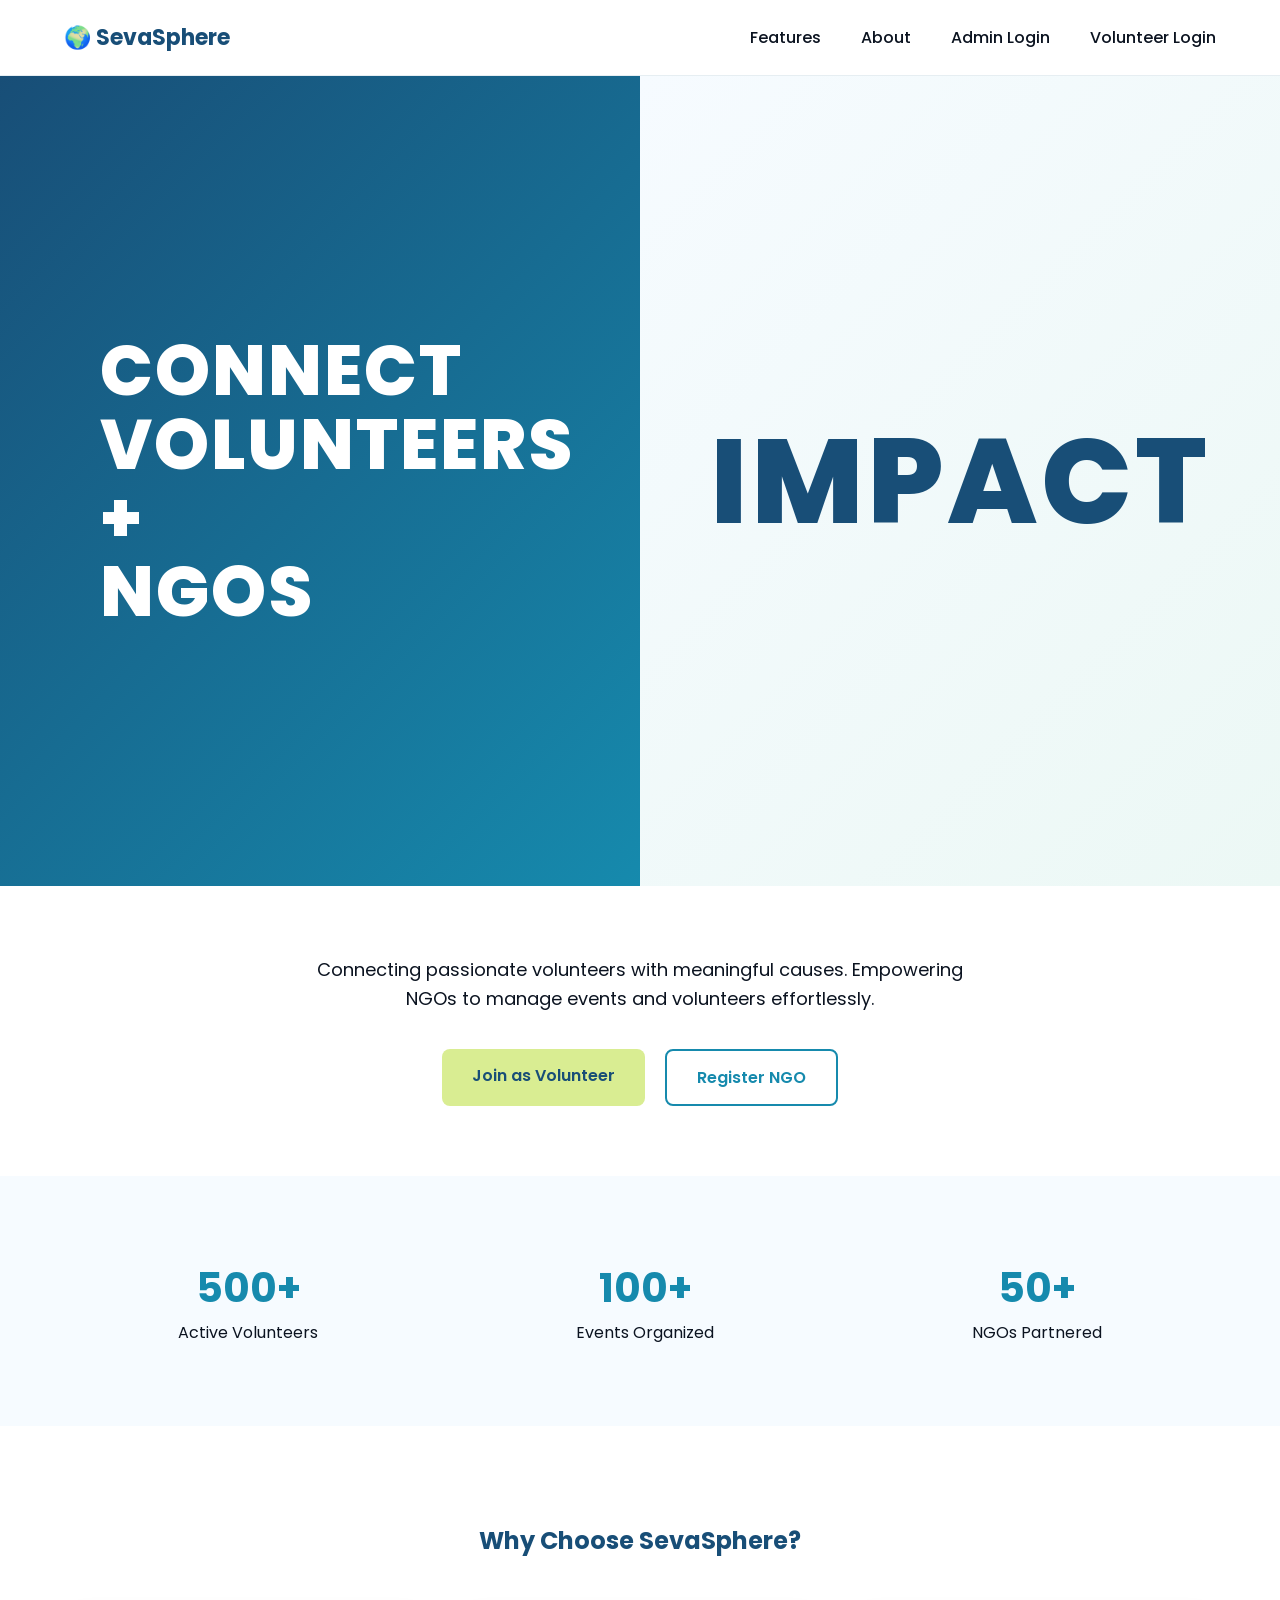
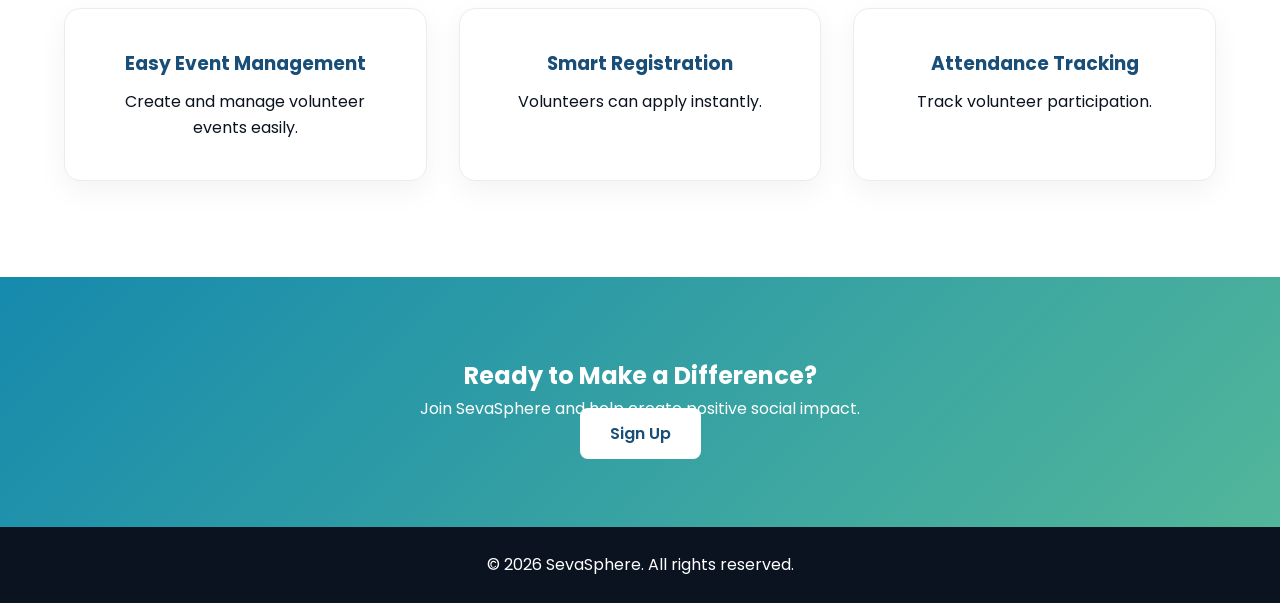
<file: index.html>
<!DOCTYPE html>
<html lang="en">
<head>
    <meta charset="UTF-8">
    <title>SevaSphere - NGO Volunteer Management System</title>
    <meta name="viewport" content="width=device-width, initial-scale=1.0">

    <!-- Google Font -->
    <link href="https://fonts.googleapis.com/css2?family=Poppins:wght@400;600;800&display=swap" rel="stylesheet">

    <style>
        * {
            margin: 0;
            padding: 0;
            box-sizing: border-box;
            font-family: 'Poppins', sans-serif;
        }

        body {
            line-height: 1.6;
            color: #0b1320;
            background: #ffffff;
        }

        /* ================= NAVBAR ================= */
        .navbar {
            background: #ffffff;
            padding: 20px 0;
            border-bottom: 1px solid #e6eef2;
        }

        .container {
            width: 90%;
            max-width: 1200px;
            margin: auto;
        }

        .navbar .container {
            display: flex;
            justify-content: space-between;
            align-items: center;
        }

        .navbar-brand {
            font-size: 22px;
            font-weight: 700;
            text-decoration: none;
            color: #184E77;
        }

        .navbar-menu {
            display: flex;
            gap: 40px;
        }

        .navbar-menu a {
            text-decoration: none;
            color: #0b1320;
            font-weight: 500;
            position: relative;
        }

        .navbar-menu a::after {
            content: "";
            width: 0;
            height: 2px;
            background: #168AAD;
            position: absolute;
            left: 0;
            bottom: -6px;
            transition: 0.3s;
        }

        .navbar-menu a:hover::after {
            width: 100%;
        }

        /* ================= HERO SPLIT ================= */
        .hero {
            display: flex;
            min-height: 90vh;
        }

        .hero-left {
            width: 50%;
            background: linear-gradient(135deg, #184E77, #168AAD);
            color: white;
            display: flex;
            flex-direction: column;
            justify-content: center;
            padding: 100px;
        }

        .hero-left h1 {
            font-size: 70px;
            font-weight: 800;
            line-height: 1.05;
            letter-spacing: 2px;
        }

        .hero-left p {
            margin-top: 25px;
            font-size: 18px;
            max-width: 450px;
            opacity: 0.95;
        }

        .hero-right {
            width: 50%;
            background: linear-gradient(135deg, #f6fbff, #ecf8f5);
            display: flex;
            align-items: center;
            justify-content: center;
            font-size: 120px;
            font-weight: 800;
            color: #184E77;
            letter-spacing: 3px;
        }
/* ================= INTRO SECTION ================= */
.intro-section{
    padding:70px 0;
    text-align:center;
}

.intro-section p{
    max-width:700px;
    margin:auto;
    font-size:18px;
    margin-bottom:35px;
}

.buttons{
    display:flex;
    justify-content:center;
    gap:20px;
}

.btn{
    padding:14px 30px;
    border-radius:8px;
    text-decoration:none;
    font-weight:600;
    transition:0.3s;
}

.btn-primary{
    background:#D9ED92;
    color:#184E77;
}

.btn-primary:hover{
    background:#cfe884;
    transform:translateY(-3px);
}

.btn-outline{
    border:2px solid #168AAD;
    color:#168AAD;
}

.btn-outline:hover{
    background:#168AAD;
    color:white;
    transform:translateY(-3px);
}

        /* ================= STATS ================= */
        .stats-section {
            background: #f6fbff;
            padding: 5rem 0;
            text-align: center;
        }

        .stats-grid {
            display: flex;
            justify-content: space-around;
            flex-wrap: wrap;
            gap: 30px;
        }

        .stat-item h3 {
            font-size: 2.5rem;
            color: #168AAD;
        }

        /* ================= FEATURES ================= */
        .features {
            padding: 6rem 0;
            background: #ffffff;
            text-align: center;
        }

        .features h2 {
            color: #184E77;
        }

        .feature-grid {
            display: grid;
            grid-template-columns: repeat(auto-fit, minmax(280px, 1fr));
            gap: 2rem;
            margin-top: 3rem;
        }

        .feature-card {
            padding: 2.5rem;
            border-radius: 16px;
            background: #ffffff;
            box-shadow: 0 10px 30px rgba(0,0,0,0.05);
            border: 1px solid #e6eef2;
            transition: 0.3s;
        }

        .feature-card:hover {
            transform: translateY(-8px);
            border-color: #52B69A;
        }

        .feature-card h3 {
            margin-bottom: 10px;
            color: #184E77;
        }

        /* ================= CTA ================= */
        .cta-section {
            padding: 5rem 0;
            text-align: center;
            background: linear-gradient(135deg, #168AAD, #52B69A);
            color: white;
        }

        .cta-section .btn-light {
            background: #ffffff;
            color: #184E77;
        }

        /* ================= FOOTER ================= */
        footer {
            background: #0b1320;
            color: white;
            text-align: center;
            padding: 25px 0;
        }

        /* ================= RESPONSIVE ================= */
        @media(max-width:768px) {

            .hero {
                flex-direction: column;
            }

            .hero-left,
            .hero-right {
                width: 100%;
                padding: 50px;
                text-align: center;
            }

            .hero-left h1 {
                font-size: 40px;
            }

            .navbar-menu {
                gap: 15px;
                font-size: 14px;
            }
        }
    </style>
</head>

<body>

<!-- NAVBAR -->
<nav class="navbar">
    <div class="container">
        <a href="index.html" class="navbar-brand">🌍 SevaSphere</a>
        <div class="navbar-menu">
            <a href="#features">Features</a>
            <a href="#about">About</a>
            <a href="admin/admin-login.html">Admin Login</a>
            <a href="volunteer/volunteer-login.html">Volunteer Login</a>
        </div>
    </div>
</nav>

<!-- HERO SPLIT -->
<section class="hero">
    <div class="hero-left">
        <h1>
            CONNECT <br>
            VOLUNTEERS + <br>
            NGOS
    </div>

    <div class="hero-right">
        IMPACT
    </div>
</section>


    <!-- INTRO -->
<section class="intro-section">
    <p>
        Connecting passionate volunteers with meaningful causes.
        Empowering NGOs to manage events and volunteers effortlessly.
    </p>

    <div class="buttons">
        <a href="volunteer/volunteer-signup.html" class="btn btn-primary">Join as Volunteer</a>
        <a href="admin/admin-signup.html" class="btn btn-outline">Register NGO</a>
    </div>
    
</section>
<!-- STATS -->
<section class="stats-section">
    <div class="container stats-grid">
        <div class="stat-item">
            <h3>500+</h3>
            <p>Active Volunteers</p>
        </div>
        <div class="stat-item">
            <h3>100+</h3>
            <p>Events Organized</p>
        </div>
        <div class="stat-item">
            <h3>50+</h3>
            <p>NGOs Partnered</p>
        </div>
    </div>
</section>

<!-- FEATURES -->
<section class="features" id="features">
    <div class="container">
        <h2>Why Choose SevaSphere?</h2>
        <div class="feature-grid">
            <div class="feature-card">
                <h3>Easy Event Management</h3>
                <p>Create and manage volunteer events easily.</p>
            </div>
            <div class="feature-card">
                <h3>Smart Registration</h3>
                <p>Volunteers can apply instantly.</p>
            </div>
            <div class="feature-card">
                <h3>Attendance Tracking</h3>
                <p>Track volunteer participation.</p>
            </div>
        </div>
    </div>
</section>

<!-- CTA -->
<section class="cta-section" id="about">
    <div class="container">
        <h2>Ready to Make a Difference?</h2>
        <p>Join SevaSphere and help create positive social impact.</p>
        <a href="volunteer/volunteer-signup.html" class="btn btn-light">Sign Up</a>
    </div>
</section>

<!-- FOOTER -->
<footer>
    <p>&copy; 2026 SevaSphere. All rights reserved.</p>
</footer>

</body>
</html>
</file>
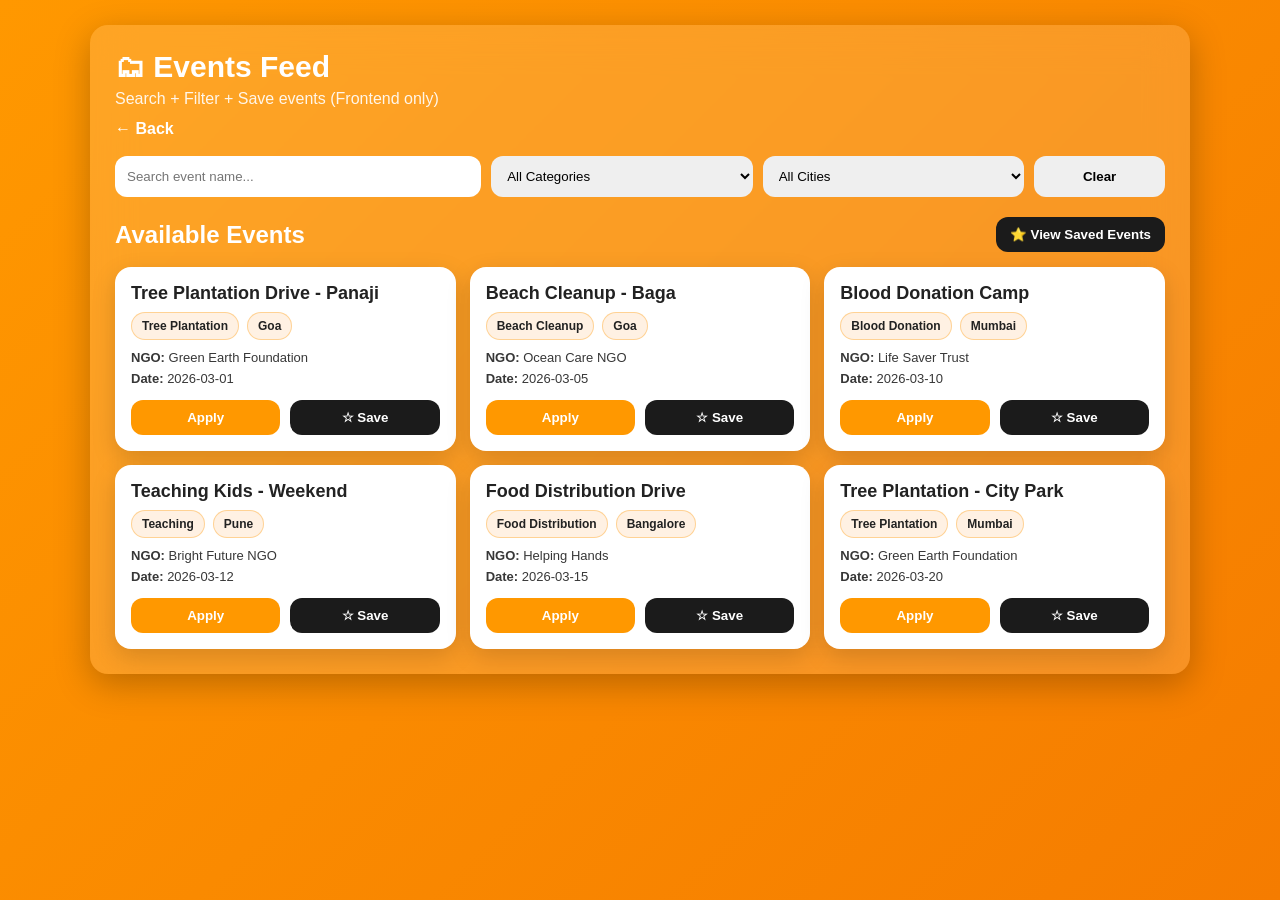
<file: volunteer-feed/events-feed.html>
<!DOCTYPE html>
<html lang="en">
<head>
  <meta charset="UTF-8" />
  <meta name="viewport" content="width=device-width, initial-scale=1.0" />
  <title>Events Feed - SevaSphere</title>
  <link rel="stylesheet" href="events-feed.css" />
</head>

<body>

  <div class="wrap">

    <div class="top">
      <h1>🗂 Events Feed</h1>
      <p>Search + Filter + Save events (Frontend only)</p>
      <a class="back" href="../volunteer-dashboard.html">← Back</a>
    </div>

    <div class="filters">
      <input id="searchInput" type="text" placeholder="Search event name..." />

      <select id="categoryFilter">
        <option value="all">All Categories</option>
        <option value="Tree Plantation">Tree Plantation</option>
        <option value="Beach Cleanup">Beach Cleanup</option>
        <option value="Blood Donation">Blood Donation</option>
        <option value="Teaching">Teaching</option>
        <option value="Food Distribution">Food Distribution</option>
      </select>

      <select id="cityFilter">
        <option value="all">All Cities</option>
        <option value="Goa">Goa</option>
        <option value="Mumbai">Mumbai</option>
        <option value="Pune">Pune</option>
        <option value="Bangalore">Bangalore</option>
      </select>

      <button id="clearBtn">Clear</button>
    </div>

    <div class="row">
      <h2>Available Events</h2>
      <button id="showSavedBtn">⭐ View Saved Events</button>
    </div>

    <div id="eventsList" class="grid"></div>

    <div id="emptyMsg" class="empty">No events found.</div>

  </div>

  <script src="events-feed.js"></script>
</body>
</html>
</file>
<file: volunteer-feed/events-feed.css>
*{
  margin:0;
  padding:0;
  box-sizing:border-box;
  font-family:"Segoe UI", sans-serif;
}

body{
  background: linear-gradient(135deg,#FF9800,#F57C00);
  min-height:100vh;
  padding:25px;
}

.wrap{
  max-width:1100px;
  margin:auto;
  background: rgba(255,255,255,0.14);
  backdrop-filter: blur(20px);
  border-radius:18px;
  padding:25px;
  color:white;
  box-shadow:0 10px 35px rgba(0,0,0,0.25);
}

.top h1{
  font-size:30px;
}

.top p{
  margin-top:6px;
  opacity:0.9;
}

.back{
  display:inline-block;
  margin-top:12px;
  color:white;
  font-weight:800;
  text-decoration:none;
}

.filters{
  margin-top:18px;
  display:grid;
  grid-template-columns: 1.4fr 1fr 1fr 0.5fr;
  gap:10px;
}

.filters input, .filters select{
  padding:12px;
  border:none;
  border-radius:12px;
  outline:none;
}

.filters button{
  border:none;
  border-radius:12px;
  font-weight:900;
  cursor:pointer;
}

.row{
  display:flex;
  justify-content:space-between;
  align-items:center;
  margin-top:20px;
  margin-bottom:15px;
}

#showSavedBtn{
  background:#1b1b1b;
  color:white;
  padding:10px 14px;
  border:none;
  border-radius:12px;
  cursor:pointer;
  font-weight:900;
}

.grid{
  display:grid;
  grid-template-columns: repeat(3, 1fr);
  gap:14px;
}

.card{
  background:white;
  color:#222;
  padding:16px;
  border-radius:16px;
  box-shadow:0 8px 25px rgba(0,0,0,0.15);
}

.card h3{
  font-size:18px;
  margin-bottom:8px;
}

.tags{
  display:flex;
  gap:8px;
  flex-wrap:wrap;
  margin-bottom:10px;
}

.tag{
  background:#fff1e3;
  padding:6px 10px;
  border-radius:999px;
  font-size:12px;
  font-weight:800;
  border:1px solid rgba(255,152,0,0.35);
}

.meta{
  font-size:13px;
  margin-top:6px;
  opacity:0.9;
}

.actions{
  display:flex;
  gap:10px;
  margin-top:14px;
}

.actions button{
  width:100%;
  padding:10px;
  border:none;
  border-radius:12px;
  cursor:pointer;
  font-weight:900;
}

.apply{
  background:#FF9800;
  color:white;
}

.save{
  background:#1b1b1b;
  color:white;
}

.empty{
  margin-top:20px;
  text-align:center;
  display:none;
  font-weight:800;
}

@media(max-width:900px){
  .grid{
    grid-template-columns: repeat(2, 1fr);
  }
}

@media(max-width:600px){
  .filters{
    grid-template-columns:1fr;
  }
  .grid{
    grid-template-columns: 1fr;
  }
}
</file>
